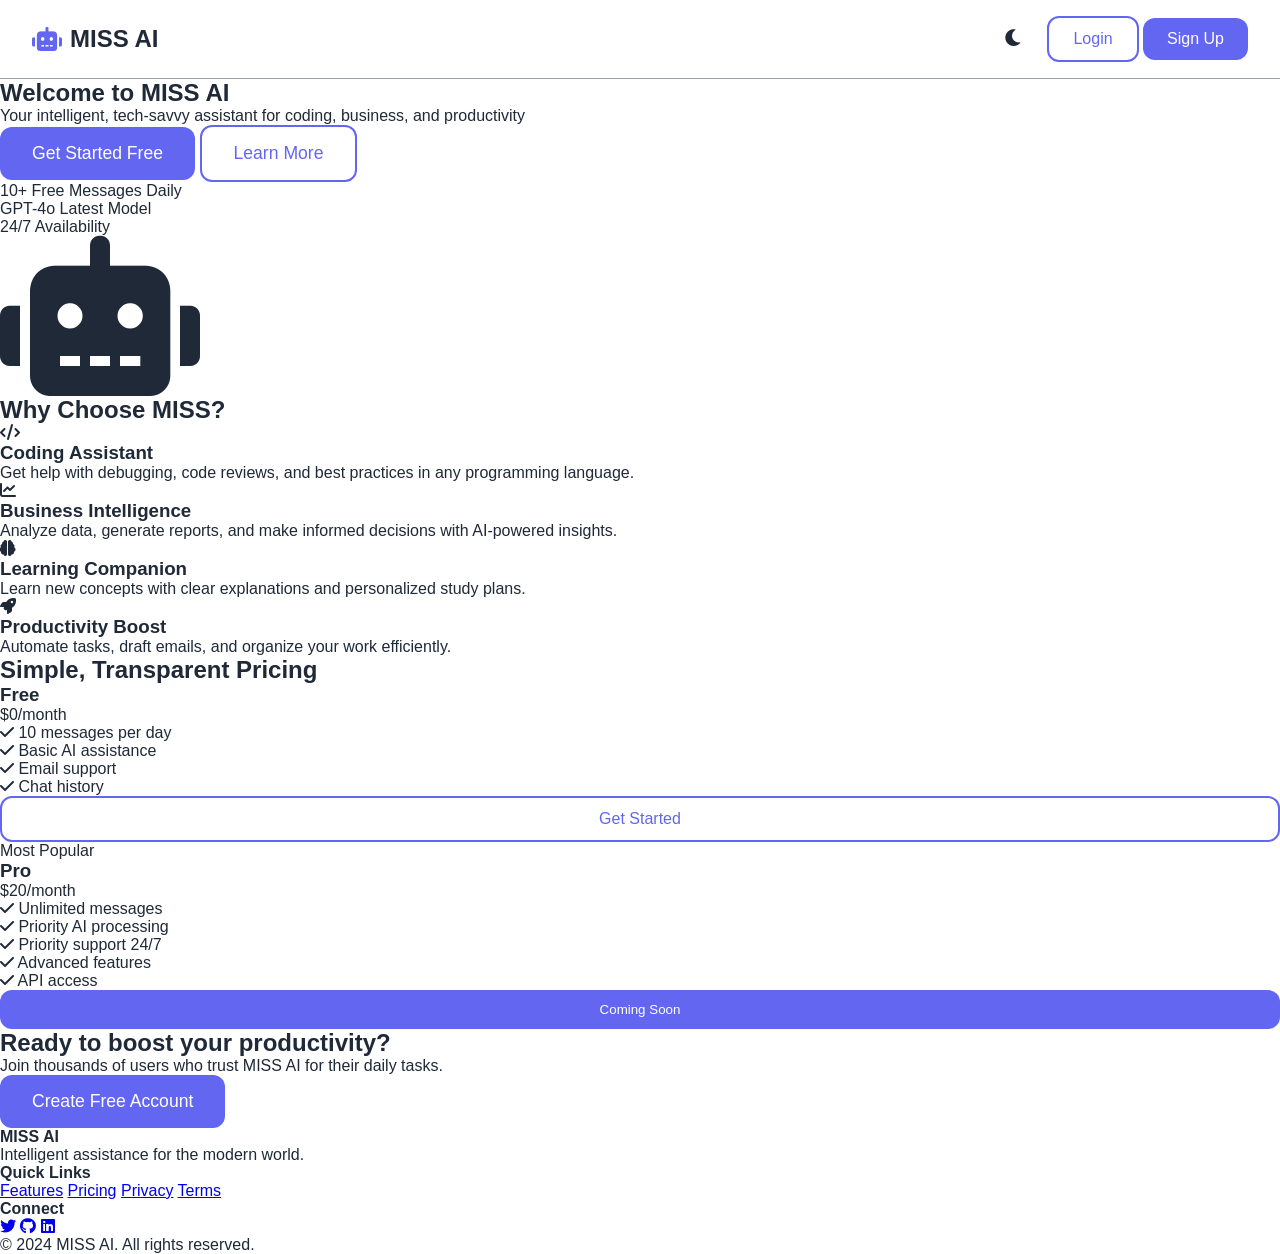
<file: index.html>
<!DOCTYPE html>
<html lang="en">
<head>
    <meta charset="UTF-8">
    <meta name="viewport" content="width=device-width, initial-scale=1.0">
    <title>MISS AI - Intelligent Assistant</title>
    <link rel="stylesheet" href="style.css">
    <link href="C:\Users\DELL\Pictures\Saved Pictures" rel="stylesheet">
    <link rel="stylesheet" href="https://cdnjs.cloudflare.com/ajax/libs/font-awesome/6.0.0/css/all.min.css">
</head>
<body>
    <div class="app-container">
        <!-- Navigation -->
        <nav class="navbar">
            <div class="nav-brand">
                <i class="fas fa-robot"></i>
                <span>MISS AI</span>
            </div>
            <div class="nav-menu" id="navMenu">
                <button class="theme-toggle" id="themeToggle">
                    <i class="fas fa-moon"></i>
                </button>
                <div class="auth-buttons" id="authButtons">
                    <a href="login.html" class="btn btn-outline">Login</a>
                    <a href="register.html" class="btn btn-primary">Sign Up</a>
                </div>
                <div class="user-menu" id="userMenu" style="display: none;">
                    <span class="user-email" id="userEmail"></span>
                    <div class="user-dropdown">
                        <button class="btn btn-icon" id="userMenuBtn">
                            <i class="fas fa-user-circle"></i>
                        </button>
                        <div class="dropdown-content" id="dropdownContent">
                            <a href="#" id="profileLink"><i class="fas fa-user"></i> Profile</a>
                            <a href="#" id="settingsLink"><i class="fas fa-cog"></i> Settings</a>
                            <hr>
                            <a href="#" id="logoutBtn"><i class="fas fa-sign-out-alt"></i> Logout</a>
                        </div>
                    </div>
                </div>
            </div>
        </nav>

        <!-- Hero Section -->
        <section class="hero">
            <div class="hero-content">
                <h1>Welcome to <span class="gradient-text">MISS AI</span></h1>
                <p class="hero-subtitle">Your intelligent, tech-savvy assistant for coding, business, and productivity</p>
                <div class="hero-cta">
                    <a href="register.html" class="btn btn-primary btn-large">Get Started Free</a>
                    <a href="#features" class="btn btn-outline btn-large">Learn More</a>
                </div>
                <div class="stats">
                    <div class="stat-item">
                        <span class="stat-number">10+</span>
                        <span class="stat-label">Free Messages Daily</span>
                    </div>
                    <div class="stat-item">
                        <span class="stat-number">GPT-4o</span>
                        <span class="stat-label">Latest Model</span>
                    </div>
                    <div class="stat-item">
                        <span class="stat-number">24/7</span>
                        <span class="stat-label">Availability</span>
                    </div>
                </div>
            </div>
            <div class="hero-image">
                <i class="fas fa-robot fa-10x"></i>
            </div>
        </section>

        <!-- Features Section -->
        <section id="features" class="features">
            <h2>Why Choose MISS?</h2>
            <div class="feature-grid">
                <div class="feature-card">
                    <i class="fas fa-code feature-icon"></i>
                    <h3>Coding Assistant</h3>
                    <p>Get help with debugging, code reviews, and best practices in any programming language.</p>
                </div>
                <div class="feature-card">
                    <i class="fas fa-chart-line feature-icon"></i>
                    <h3>Business Intelligence</h3>
                    <p>Analyze data, generate reports, and make informed decisions with AI-powered insights.</p>
                </div>
                <div class="feature-card">
                    <i class="fas fa-brain feature-icon"></i>
                    <h3>Learning Companion</h3>
                    <p>Learn new concepts with clear explanations and personalized study plans.</p>
                </div>
                <div class="feature-card">
                    <i class="fas fa-rocket feature-icon"></i>
                    <h3>Productivity Boost</h3>
                    <p>Automate tasks, draft emails, and organize your work efficiently.</p>
                </div>
            </div>
        </section>

        <!-- Pricing Section -->
        <section class="pricing">
            <h2>Simple, Transparent Pricing</h2>
            <div class="pricing-grid">
                <div class="pricing-card">
                    <div class="pricing-header">
                        <h3>Free</h3>
                        <p class="price">$0<span>/month</span></p>
                    </div>
                    <ul class="pricing-features">
                        <li><i class="fas fa-check"></i> 10 messages per day</li>
                        <li><i class="fas fa-check"></i> Basic AI assistance</li>
                        <li><i class="fas fa-check"></i> Email support</li>
                        <li><i class="fas fa-check"></i> Chat history</li>
                    </ul>
                    <a href="register.html" class="btn btn-outline btn-block">Get Started</a>
                </div>
                <div class="pricing-card popular">
                    <div class="popular-badge">Most Popular</div>
                    <div class="pricing-header">
                        <h3>Pro</h3>
                        <p class="price">$20<span>/month</span></p>
                    </div>
                    <ul class="pricing-features">
                        <li><i class="fas fa-check"></i> Unlimited messages</li>
                        <li><i class="fas fa-check"></i> Priority AI processing</li>
                        <li><i class="fas fa-check"></i> Priority support 24/7</li>
                        <li><i class="fas fa-check"></i> Advanced features</li>
                        <li><i class="fas fa-check"></i> API access</li>
                    </ul>
                    <button class="btn btn-primary btn-block" onclick="handleSubscribe('pro')" disabled>Coming Soon</button>
                </div>
            </div>
        </section>

        <!-- CTA Section -->
        <section class="cta">
            <h2>Ready to boost your productivity?</h2>
            <p>Join thousands of users who trust MISS AI for their daily tasks.</p>
            <a href="register.html" class="btn btn-primary btn-large">Create Free Account</a>
        </section>

        <!-- Footer -->
        <footer>
            <div class="footer-content">
                <div class="footer-section">
                    <h4>MISS AI</h4>
                    <p>Intelligent assistance for the modern world.</p>
                </div>
                <div class="footer-section">
                    <h4>Quick Links</h4>
                    <a href="#features">Features</a>
                    <a href="#pricing">Pricing</a>
                    <a href="#">Privacy</a>
                    <a href="#">Terms</a>
                </div>
                <div class="footer-section">
                    <h4>Connect</h4>
                    <div class="social-links">
                        <a href="#"><i class="fab fa-twitter"></i></a>
                        <a href="#"><i class="fab fa-github"></i></a>
                        <a href="#"><i class="fab fa-linkedin"></i></a>
                    </div>
                </div>
            </div>
            <div class="footer-bottom">
                <p>&copy; 2024 MISS AI. All rights reserved.</p>
            </div>
        </footer>
    </div>

    <script src="script.js"></script>
</body>
</html>
</file>
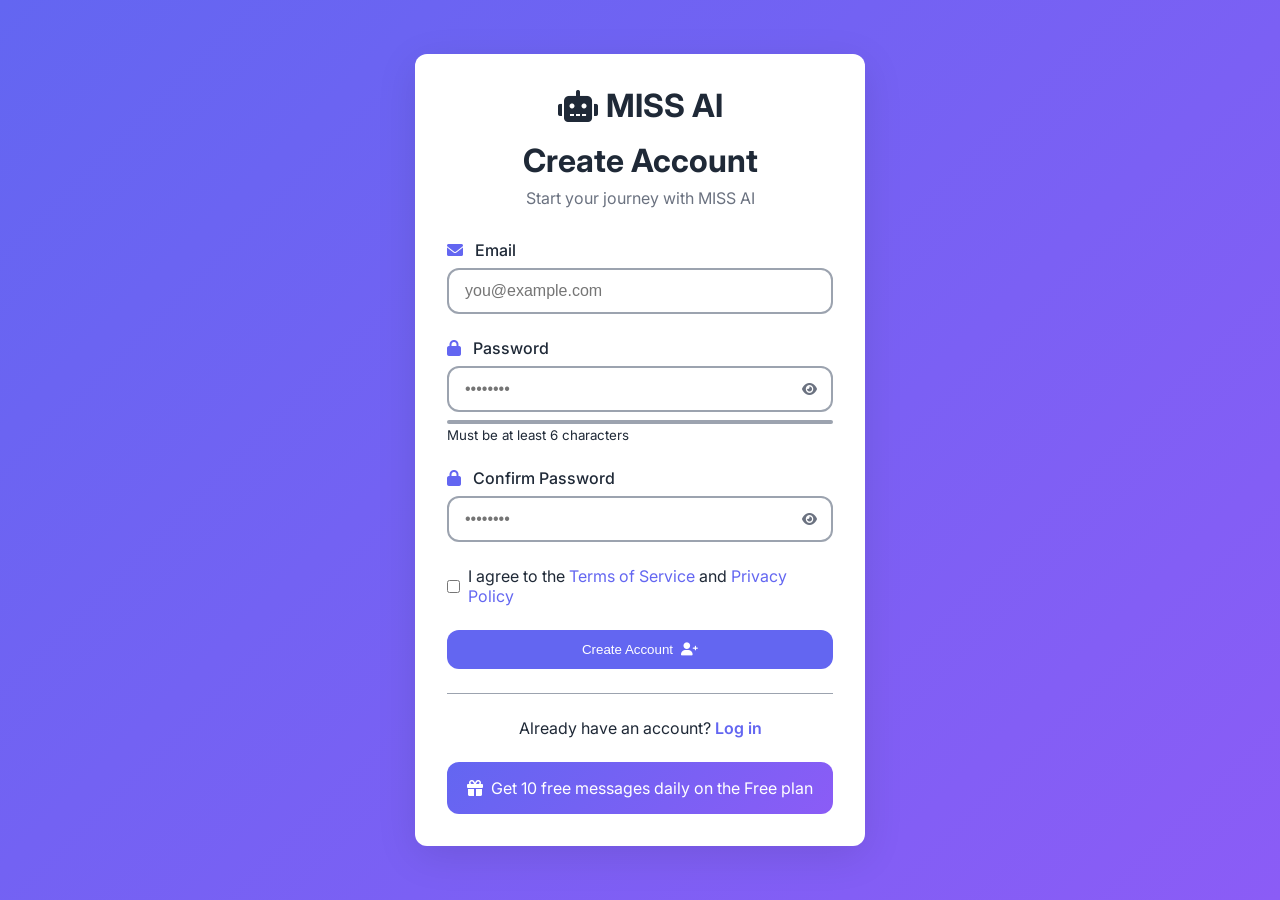
<file: register.html>
<!DOCTYPE html>
<html lang="en">
<head>
    <meta charset="UTF-8">
    <meta name="viewport" content="width=device-width, initial-scale=1.0">
    <title>MISS AI - Register</title>
    <link rel="stylesheet" href="style.css">
    <link href="https://fonts.googleapis.com/css2?family=Inter:wght@400;500;600;700&display=swap" rel="stylesheet">
    <link rel="stylesheet" href="https://cdnjs.cloudflare.com/ajax/libs/font-awesome/6.0.0/css/all.min.css">
</head>
<body>
    <div class="auth-container">
        <div class="auth-card">
            <div class="auth-header">
                <div class="logo">
                    <i class="fas fa-robot"></i>
                    <span>MISS AI</span>
                </div>
                <h1>Create Account</h1>
                <p>Start your journey with MISS AI</p>
            </div>

            <form id="registerForm" class="auth-form">
                <div class="form-group">
                    <label for="email">
                        <i class="fas fa-envelope"></i>
                        Email
                    </label>
                    <input 
                        type="email" 
                        id="email" 
                        name="email" 
                        placeholder="you@example.com"
                        required
                    >
                </div>

                <div class="form-group">
                    <label for="password">
                        <i class="fas fa-lock"></i>
                        Password
                    </label>
                    <div class="password-input">
                        <input 
                            type="password" 
                            id="password" 
                            name="password" 
                            placeholder="••••••••"
                            required
                            minlength="6"
                        >
                        <button type="button" class="toggle-password" onclick="togglePassword('password')">
                            <i class="fas fa-eye"></i>
                        </button>
                    </div>
                    <div class="password-strength" id="passwordStrength">
                        <div class="strength-bar"></div>
                    </div>
                    <small>Must be at least 6 characters</small>
                </div>

                <div class="form-group">
                    <label for="confirmPassword">
                        <i class="fas fa-lock"></i>
                        Confirm Password
                    </label>
                    <div class="password-input">
                        <input 
                            type="password" 
                            id="confirmPassword" 
                            name="confirmPassword" 
                            placeholder="••••••••"
                            required
                            minlength="6"
                        >
                        <button type="button" class="toggle-password" onclick="togglePassword('confirmPassword')">
                            <i class="fas fa-eye"></i>
                        </button>
                    </div>
                </div>

                <div class="terms-agreement">
                    <label class="checkbox">
                        <input type="checkbox" id="terms" required>
                        <span>I agree to the <a href="#">Terms of Service</a> and <a href="#">Privacy Policy</a></span>
                    </label>
                </div>

                <button type="submit" class="btn btn-primary btn-block" id="registerBtn">
                    <span>Create Account</span>
                    <i class="fas fa-user-plus"></i>
                </button>

                <div class="auth-footer">
                    <p>Already have an account? <a href="login.html">Log in</a></p>
                </div>
            </form>

            <div class="free-trial-note">
                <i class="fas fa-gift"></i>
                <span>Get 10 free messages daily on the Free plan</span>
            </div>
        </div>
    </div>

    <script src="script.js"></script>
</body>
</html>
</file>
<file: style.css>
:root {
    --primary-color: #6366f1;
    --primary-dark: #4f46e5;
    --secondary-color: #8b5cf6;
    --success-color: #10b981;
    --danger-color: #ef4444;
    --warning-color: #f59e0b;
    --dark-bg: #1a1a1a;
    --dark-surface: #2d2d2d;
    --dark-text: #ffffff;
    --light-bg: #ffffff;
    --light-surface: #f3f4f6;
    --light-text: #1f2937;
    --gray-400: #9ca3af;
    --gray-500: #6b7280;
    --border-radius: 12px;
    --transition: all 0.3s ease;
}

* {
    margin: 0;
    padding: 0;
    box-sizing: border-box;
}

body {
    font-family: 'Inter', sans-serif;
    transition: var(--transition);
}

/* Light Theme (default) */
body.light {
    background: var(--light-bg);
    color: var(--light-text);
}

body.light .navbar,
body.light .chat-sidebar,
body.light .auth-card {
    background: var(--light-bg);
    border-color: var(--gray-400);
}

/* Dark Theme */
body.dark {
    background: var(--dark-bg);
    color: var(--dark-text);
}

body.dark .navbar,
body.dark .chat-sidebar,
body.dark .auth-card {
    background: var(--dark-surface);
    border-color: var(--gray-500);
}

body.dark .message.user .message-content {
    background: var(--primary-color);
}

body.dark .message.miss .message-content {
    background: var(--dark-surface);
    border: 1px solid var(--gray-500);
}

/* Navigation */
.navbar {
    display: flex;
    justify-content: space-between;
    align-items: center;
    padding: 1rem 2rem;
    border-bottom: 1px solid;
    position: sticky;
    top: 0;
    z-index: 1000;
    backdrop-filter: blur(10px);
}

.nav-brand {
    display: flex;
    align-items: center;
    gap: 0.5rem;
    font-size: 1.5rem;
    font-weight: 700;
}

.nav-brand i {
    color: var(--primary-color);
}

.nav-menu {
    display: flex;
    align-items: center;
    gap: 1rem;
}

/* Buttons */
.btn {
    padding: 0.75rem 1.5rem;
    border-radius: var(--border-radius);
    border: none;
    font-weight: 500;
    cursor: pointer;
    transition: var(--transition);
    text-decoration: none;
    display: inline-flex;
    align-items: center;
    gap: 0.5rem;
}

.btn-primary {
    background: var(--primary-color);
    color: white;
}

.btn-primary:hover {
    background: var(--primary-dark);
    transform: translateY(-2px);
    box-shadow: 0 4px 12px rgba(99, 102, 241, 0.3);
}

.btn-outline {
    background: transparent;
    border: 2px solid var(--primary-color);
    color: var(--primary-color);
}

.btn-outline:hover {
    background: var(--primary-color);
    color: white;
}

.btn-large {
    padding: 1rem 2rem;
    font-size: 1.1rem;
}

.btn-block {
    width: 100%;
    justify-content: center;
}

.btn-icon {
    padding: 0.5rem;
    border-radius: 50%;
}

/* Theme Toggle */
.theme-toggle {
    background: transparent;
    border: none;
    font-size: 1.2rem;
    cursor: pointer;
    color: inherit;
    padding: 0.5rem;
    border-radius: 50%;
    transition: var(--transition);
}

.theme-toggle:hover {
    background: var(--gray-400);
    opacity: 0.1;
}

/* Auth Pages */
.auth-container {
    min-height: 100vh;
    display: flex;
    align-items: center;
    justify-content: center;
    padding: 2rem;
    background: linear-gradient(135deg, var(--primary-color) 0%, var(--secondary-color) 100%);
}

.auth-card {
    max-width: 450px;
    width: 100%;
    padding: 2rem;
    border-radius: var(--border-radius);
    box-shadow: 0 10px 40px rgba(0, 0, 0, 0.1);
}

.auth-header {
    text-align: center;
    margin-bottom: 2rem;
}

.auth-header .logo {
    display: flex;
    align-items: center;
    justify-content: center;
    gap: 0.5rem;
    font-size: 2rem;
    font-weight: 700;
    margin-bottom: 1rem;
}

.auth-header h1 {
    margin-bottom: 0.5rem;
}

.auth-header p {
    color: var(--gray-500);
}

/* Forms */
.form-group {
    margin-bottom: 1.5rem;
}

.form-group label {
    display: block;
    margin-bottom: 0.5rem;
    font-weight: 500;
}

.form-group label i {
    margin-right: 0.5rem;
    color: var(--primary-color);
}

.form-group input {
    width: 100%;
    padding: 0.75rem 1rem;
    border: 2px solid var(--gray-400);
    border-radius: var(--border-radius);
    font-size: 1rem;
    transition: var(--transition);
    background: transparent;
    color: inherit;
}

.form-group input:focus {
    outline: none;
    border-color: var(--primary-color);
}

.password-input {
    position: relative;
}

.toggle-password {
    position: absolute;
    right: 1rem;
    top: 50%;
    transform: translateY(-50%);
    background: none;
    border: none;
    cursor: pointer;
    color: var(--gray-500);
}

/* Form Options */
.form-options {
    display: flex;
    justify-content: space-between;
    align-items: center;
    margin-bottom: 1.5rem;
}

.checkbox {
    display: flex;
    align-items: center;
    gap: 0.5rem;
    cursor: pointer;
}

.checkbox input[type="checkbox"] {
    width: auto;
}

/* Password Strength */
.password-strength {
    height: 4px;
    background: var(--gray-400);
    border-radius: 2px;
    margin-top: 0.5rem;
}

.strength-bar {
    height: 100%;
    width: 0;
    border-radius: 2px;
    transition: var(--transition);
}

.strength-bar.weak {
    width: 33%;
    background: var(--danger-color);
}

.strength-bar.medium {
    width: 66%;
    background: var(--warning-color);
}

.strength-bar.strong {
    width: 100%;
    background: var(--success-color);
}

/* Terms Agreement */
.terms-agreement {
    margin-bottom: 1.5rem;
}

.terms-agreement a {
    color: var(--primary-color);
    text-decoration: none;
}

.terms-agreement a:hover {
    text-decoration: underline;
}

/* Auth Footer */
.auth-footer {
    text-align: center;
    margin-top: 1.5rem;
    padding-top: 1.5rem;
    border-top: 1px solid var(--gray-400);
}

.auth-footer a {
    color: var(--primary-color);
    text-decoration: none;
    font-weight: 600;
}

/* Demo Credentials */
.demo-credentials {
    margin-top: 1.5rem;
    padding: 1rem;
    background: var(--gray-400);
    opacity: 0.1;
    border-radius: var(--border-radius);
    text-align: center;
}

.demo-buttons {
    display: flex;
    gap: 0.5rem;
    justify-content: center;
    margin-top: 0.5rem;
}

/* Free Trial Note */
.free-trial-note {
    display: flex;
    align-items: center;
    justify-content: center;
    gap: 0.5rem;
    margin-top: 1.5rem;
    padding: 1rem;
    background: linear-gradient(135deg, var(--primary-color), var(--secondary-color));
    color: white;
    border-radius: var(--border-radius);
}

/* Chat Interface */
.chat-app {
    display: flex;
    height: 100vh;
    overflow: hidden;
}

/* Sidebar */
.chat-sidebar {
    width: 300px;
    display: flex;
    flex-direction: column;
    border-right: 1px solid;
    transition: var(--transition);
}

.sidebar-header {
    padding: 1.5rem;
    border-bottom: 1px solid;
}

.sidebar-header .logo {
    display: flex;
    align-items: center;
    gap: 0.5rem;
    font-size: 1.2rem;
    font-weight: 600;
    margin-bottom: 1rem;
}

.new-chat-btn {
    width: 100%;
    padding: 0.75rem;
    background: var(--primary-color);
    color: white;
    border: none;
    border-radius: var(--border-radius);
    cursor: pointer;
    display: flex;
    align-items: center;
    justify-content: center;
    gap: 0.5rem;
    transition: var(--transition);
}

.new-chat-btn:hover {
    background: var(--primary-dark);
}

/* Chat History */
.chat-history {
    flex: 1;
    overflow-y: auto;
    padding: 1rem;
}

.history-header {
    display: flex;
    justify-content: space-between;
    align-items: center;
    margin-bottom: 1rem;
}

.clear-history-btn {
    background: none;
    border: none;
    color: var(--danger-color);
    cursor: pointer;
    font-size: 1rem;
    padding: 0.25rem 0.5rem;
    border-radius: 4px;
}

.clear-history-btn:hover {
    background: var(--danger-color);
    color: white;
}

.chat-list {
    display: flex;
    flex-direction: column;
    gap: 0.5rem;
}

.chat-item {
    padding: 0.75rem;
    border-radius: var(--border-radius);
    cursor: pointer;
    transition: var(--transition);
    border: 1px solid transparent;
}

.chat-item:hover {
    background: var(--gray-400);
    opacity: 0.1;
}

.chat-item.active {
    border-color: var(--primary-color);
    background: var(--primary-color);
    opacity: 0.1;
}

.chat-item-title {
    font-weight: 500;
    margin-bottom: 0.25rem;
}

.chat-item-meta {
    font-size: 0.8rem;
    color: var(--gray-500);
    display: flex;
    justify-content: space-between;
}

/* Sidebar Footer */
.sidebar-footer {
    padding: 1rem;
    border-top: 1px solid;
}

.user-info {
    display: flex;
    align-items: center;
    gap: 0.5rem;
    margin-bottom: 0.5rem;
}

.plan-badge {
    display: inline-block;
    padding: 0.25rem 0.5rem;
    background: var(--primary-color);
    color: white;
    border-radius: 4px;
    font-size: 0.8rem;
    margin-bottom: 0.5rem;
}

.message-limit {
    font-size: 0.9rem;
    color: var(--gray-500);
    margin-bottom: 0.5rem;
}

.logout-btn {
    width: 100%;
    padding: 0.5rem;
    background: var(--danger-color);
    color: white;
    border: none;
    border-radius: var(--border-radius);
    cursor: pointer;
    display: flex;
    align-items: center;
    justify-content: center;
    gap: 0.5rem;
    transition: var(--transition);
}

.logout-btn:hover {
    opacity: 0.9;
}

/* Main Chat Area */
.chat-main {
    flex: 1;
    display: flex;
    flex-direction: column;
    background: var(--light-surface);
}

body.dark .chat-main {
    background: var(--dark-bg);
}

/* Chat Header */
.chat-header {
    padding: 1rem 2rem;
    border-bottom: 1px solid;
    display: flex;
    align-items: center;
    gap: 1rem;
}

.menu-toggle {
    display: none;
    background: none;
    border: none;
    font-size: 1.2rem;
    cursor: pointer;
    color: inherit;
}

.chat-title {
    flex: 1;
}

.chat-actions {
    display: flex;
    gap: 0.5rem;
}

.clear-chat-btn {
    background: none;
    border: none;
    font-size: 1.2rem;
    cursor: pointer;
    color: var(--danger-color);
    padding: 0.5rem;
    border-radius: 50%;
    transition: var(--transition);
}

.clear-chat-btn:hover {
    background: var(--danger-color);
    color: white;
}

/* Messages Container */
.messages-container {
    flex: 1;
    overflow-y: auto;
    padding: 2rem;
    display: flex;
    flex-direction: column;
    gap: 1.5rem;
}

.message {
    display: flex;
    gap: 1rem;
    max-width: 80%;
}

.message.user {
    margin-left: auto;
    flex-direction: row-reverse;
}

.message-avatar {
    width: 40px;
    height: 40px;
    border-radius: 50%;
    background: var(--primary-color);
    display: flex;
    align-items: center;
    justify-content: center;
    color: white;
}

.message.user .message-avatar {
    background: var(--secondary-color);
}

.message-content {
    padding: 1rem;
    border-radius: var(--border-radius);
    background: white;
    box-shadow: 0 2px 10px rgba(0, 0, 0, 0.1);
}

body.dark .message-content {
    background: var(--dark-surface);
}

.message.user .message-content {
    background: var(--primary-color);
    color: white;
}

.message-sender {
    font-weight: 600;
    margin-bottom: 0.25rem;
}

.message-text {
    line-height: 1.6;
    margin-bottom: 0.5rem;
}

.message-text pre {
    background: var(--dark-surface);
    padding: 1rem;
    border-radius: var(--border-radius);
    overflow-x: auto;
    margin: 0.5rem 0;
}

.message-text code {
    font-family: 'Courier New', monospace;
    font-size: 0.9rem;
}

.message-timestamp {
    font-size: 0.7rem;
    color: var(--gray-500);
    display: flex;
    align-items: center;
    gap: 0.25rem;
}

.message.user .message-timestamp {
    color: rgba(255, 255, 255, 0.7);
}

/* Typing Animation */
.typing {
    display: flex;
    gap: 0.25rem;
    padding: 0.5rem;
}

.typing span {
    width: 8px;
    height: 8px;
    background: var(--gray-500);
    border-radius: 50%;
    animation: typing 1.4s infinite ease-in-out;
}

.typing span:nth-child(1) { animation-delay: 0s; }
.typing span:nth-child(2) { animation-delay: 0.2s; }
.typing span:nth-child(3) { animation-delay: 0.4s; }

@keyframes typing {
    0%, 60%, 100% { transform: translateY(0); }
    30% { transform: translateY(-10px); }
}

/* Input Area */
.input-area {
    padding: 1rem 2rem;
    border-top: 1px solid;
}

.chat-form {
    display: flex;
    gap: 1rem;
    align-items: flex-end;
}

.chat-form textarea {
    flex: 1;
    padding: 0.75rem;
    border: 2px solid var(--gray-400);
    border-radius: var(--border-radius);
    resize: none;
    font-family: inherit;
    font-size: 1rem;
    max-height: 150px;
    background: transparent;
    color: inherit;
}

.chat-form textarea:focus {
    outline: none;
    border-color: var(--primary-color);
}

.send-btn {
    width: 50px;
    height: 50px;
    border-radius: 50%;
    background: var(--primary-color);
    color: white;
    border: none;
    cursor: pointer;
    display: flex;
    align-items: center;
    justify-content: center;
    transition: var(--transition);
}

.send-btn:hover:not(:disabled) {
    background: var(--primary-dark);
    transform: scale(1.1);
}

.send-btn:disabled {
    opacity: 0.5;
    cursor: not-allowed;
}

.input-footer {
    display: flex;
    justify-content: space-between;
    align-items: center;
    margin-top: 0.5rem;
    font-size: 0.8rem;
    color: var(--gray-500);
}

.char-counter {
    transition: var(--transition);
}

.char-counter.near-limit {
    color: var(--warning-color);
}

.char-counter.at-limit {
    color: var(--danger-color);
}

.typing-indicator {
    display: flex;
    gap: 0.25rem;
}

.typing-indicator i {
    animation: pulse 1.4s infinite;
    font-size: 0.5rem;
}

.typing-indicator i:nth-child(2) { animation-delay: 0.2s; }
.typing-indicator i:nth-child(3) { animation-delay: 0.4s; }

@keyframes pulse {
    0%, 60%, 100% { opacity: 0.3; }
    30% { opacity: 1; }
}

/* Modal */
.modal {
    display: none;
    position: fixed;
    top: 0;
    left: 0;
    width: 100%;
    height: 100%;
    background: rgba(0, 0, 0, 0.5);
    align-items: center;
    justify-content: center;
    z-index: 2000;
}

.modal.show {
    display: flex;
}

.modal-content {
    max-width: 500px;
    width: 90%;
    background: var(--light-bg);
    border-radius: var(--border-radius);
    overflow: hidden;
}

body.dark .modal-content {
    background: var(--dark-surface);
}

.modal-header {
    padding: 1.5rem;
    border-bottom: 1px solid;
    display: flex;
    justify-content: space-between;
    align-items: center;
}

.close-modal {
    background: none;
    border: none;
    font-size: 1.5rem;
    cursor: pointer;
    color: inherit;
}

.modal-body {
    padding: 1.5rem;
}

.upgrade-features {
    margin: 1.5rem 0;
}

.upgrade-features ul {
    list-style: none;
    margin-top: 0.5rem;
}

.upgrade-features li {
    margin-bottom: 0.5rem;
    display: flex;
    align-items: center;
    gap: 0.5rem;
}

.upgrade-features li i {
    color: var(--success-color);
}

.modal-actions {
    display: flex;
    gap: 1rem;
    margin-top: 1.5rem;
}

/* Responsive Design */
@media (max-width: 768px) {
    .chat-sidebar {
        position: fixed;
        left: -300px;
        top: 0;
        bottom: 0;
        z-index: 1500;
        background: var(--light-bg);
        transition: left 0.3s ease;
    }

    body.dark .chat-sidebar {
        background: var(--dark-surface);
    }

    .chat-sidebar.show {
        left: 0;
    }

    .menu-toggle {
        display: block;
    }

    .message {
        max-width: 90%;
    }

    .chat-header {
        padding: 1rem;
    }

    .messages-container {
        padding: 1rem;
    }

    .input-area {
        padding: 1rem;
    }

    .modal-actions {
        flex-direction: column;
    }
}

/* Loading Spinner */
.spinner {
    width: 40px;
    height: 40px;
    border: 3px solid var(--gray-400);
    border-top-color: var(--primary-color);
    border-radius: 50%;
    animation: spin 1s linear infinite;
}

@keyframes spin {
    to { transform: rotate(360deg); }
}

/* Toast Notifications */
.toast {
    position: fixed;
    bottom: 20px;
    right: 20px;
    padding: 1rem;
    background: var(--light-surface);
    border-radius: var(--border-radius);
    box-shadow: 0 4px 12px rgba(0, 0, 0, 0.15);
    display: flex;
    align-items: center;
    gap: 1rem;
    z-index: 3000;
    animation: slideIn 0.3s ease;
}

.toast.success {
    border-left: 4px solid var(--success-color);
}

.toast.error {
    border-left: 4px solid var(--danger-color);
}

.toast.warning {
    border-left: 4px solid var(--warning-color);
}

@keyframes slideIn {
    from {
        transform: translateX(100%);
        opacity: 0;
    }
    to {
        transform: translateX(0);
        opacity: 1;
    }
}
</file>
